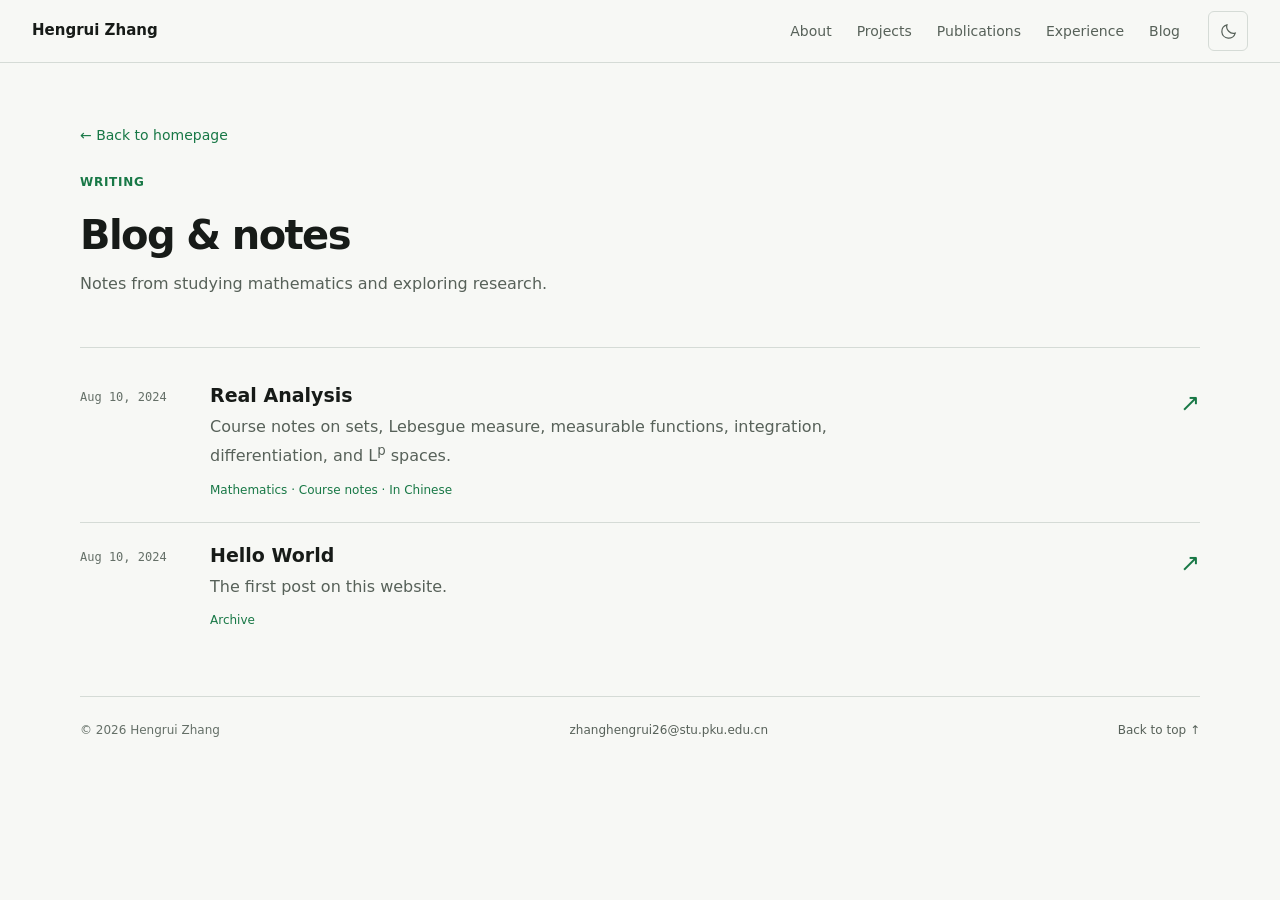
<file: blog/index.html>
<!doctype html>
<html lang="en" data-theme="light">
<head>
<meta charset="utf-8">
<meta name="viewport" content="width=device-width, initial-scale=1">
<title>Blog &amp; notes · Hengrui Zhang</title>
<meta name="description" content="Mathematical notes and writing by Hengrui Zhang.">
<meta name="theme-color" content="#f7f8f5">
<meta property="og:type" content="website">
<meta property="og:title" content="Blog &amp; notes · Hengrui Zhang">
<meta property="og:description" content="Mathematical notes and writing by Hengrui Zhang.">
<meta property="og:url" content="https://zhr.xyz/blog/">
<meta name="twitter:card" content="summary">
<link rel="canonical" href="https://zhr.xyz/blog/">
<link rel="icon" href="/assets/favicon.svg?v=r1" type="image/svg+xml">
<script src="/assets/theme.js?v=light-default-20261104">
</script>
<link rel="stylesheet" href="/assets/site.css?v=accepted1">
<script src="/assets/site.js?v=light-default-20261104" defer>
</script>
</head>
<body id="top">
<a class="skip-link" href="#main">Skip to content</a>
<header class="topbar">
<div class="topbar-inner">
<a class="brand" href="/" aria-label="Hengrui Zhang — home">Hengrui Zhang</a>
<nav class="main-nav" aria-label="Main navigation">
<a href="/#about">About</a>
<a href="/#projects">Projects</a>
<a href="/#publications">Publications</a>
<a href="/#experience">Experience</a>
<a href="/#blog">Blog</a>
</nav>
<button class="theme-toggle" type="button" aria-label="Switch to light theme" title="Switch theme" hidden>
<svg class="sun" viewBox="0 0 24 24" fill="none" stroke="currentColor" stroke-width="1.6" aria-hidden="true">
<circle cx="12" cy="12" r="4"/>
<path d="M12 2v2m0 16v2M2 12h2m16 0h2M5 5l1.5 1.5m11 11L19 19M5 19l1.5-1.5m11-11L19 5"/>
</svg>
<svg class="moon" viewBox="0 0 24 24" fill="none" stroke="currentColor" stroke-width="1.6" aria-hidden="true">
<path d="M20.5 14A8.6 8.6 0 0 1 10 3.5 8.6 8.6 0 1 0 20.5 14Z"/>
</svg>
</button>
</div>
</header>
<main id="main" class="content-width">
<div class="page-intro">
<a class="back-link" href="/">← Back to homepage</a>
<p class="eyebrow">Writing</p>
<h1>Blog &amp; notes</h1>
<p class="muted">Notes from studying mathematics and exploring research.</p>
</div>
<section class="section" aria-label="Posts">
<a class="blog-row" href="/2024/08/10/real_analysis/">
<time datetime="2024-08-10">Aug 10, 2024</time>
<div>
<h3>Real Analysis</h3>
<p>Course notes on sets, Lebesgue measure, measurable functions, integration, differentiation, and L<sup>p</sup> spaces.</p>
<span class="blog-category">Mathematics · Course notes · In Chinese</span>
</div>
<span class="blog-arrow" aria-hidden="true">↗</span>
</a>
<a class="blog-row" href="/2024/08/10/hello_world/">
<time datetime="2024-08-10">Aug 10, 2024</time>
<div>
<h3>Hello World</h3>
<p>The first post on this website.</p>
<span class="blog-category">Archive</span>
</div>
<span class="blog-arrow" aria-hidden="true">↗</span>
</a>
</section>
</main>
<footer class="footer content-width">
<span>© 2026 Hengrui Zhang</span>
<a href="mailto:zhanghengrui26@stu.pku.edu.cn">zhanghengrui26@stu.pku.edu.cn</a>
<a href="#top">Back to top ↑</a>
</footer>
</body>
</html>
</file>
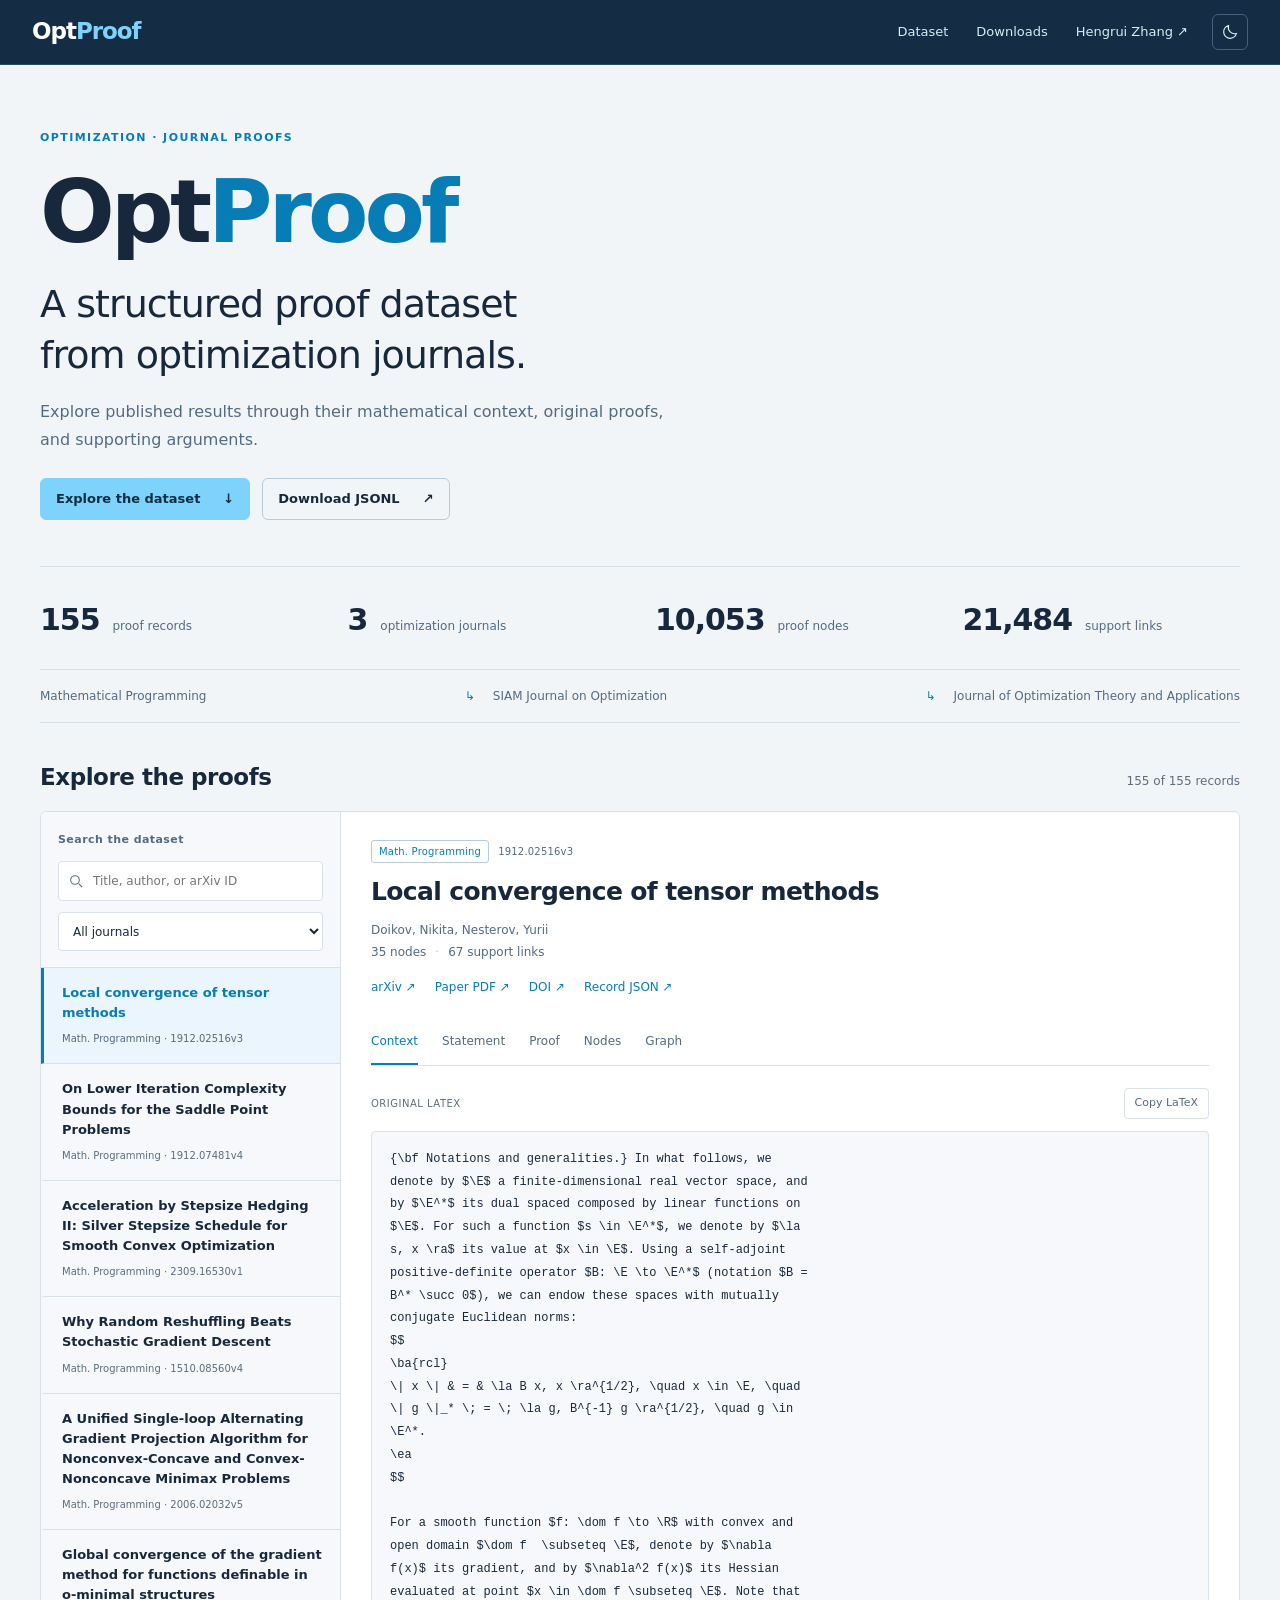
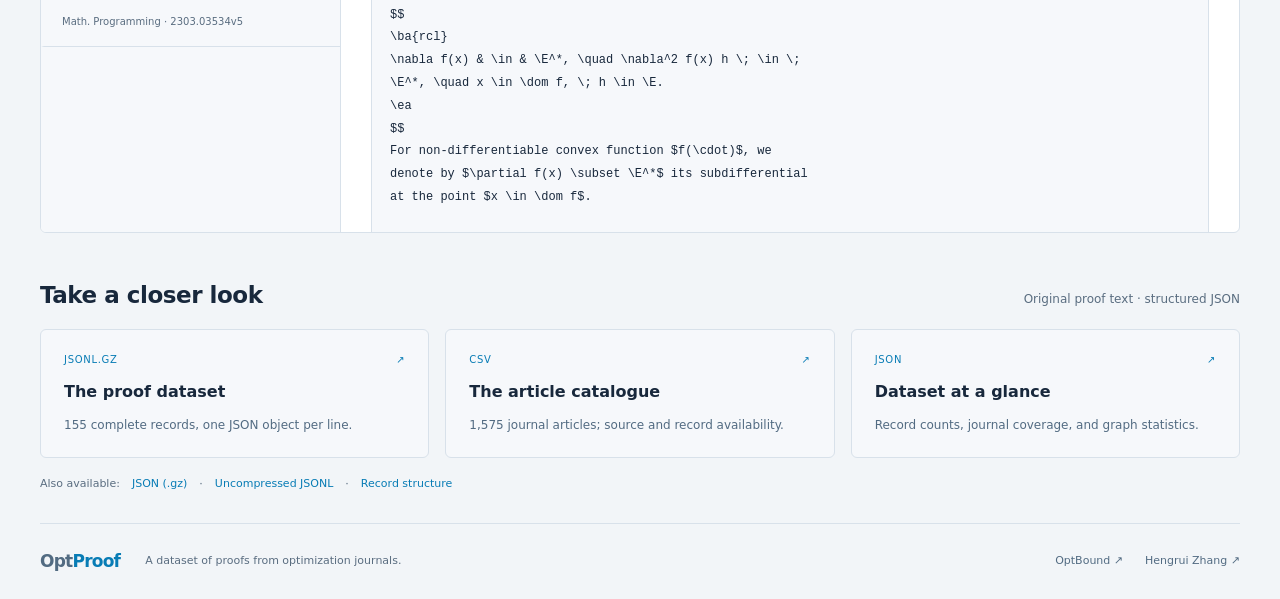
<file: optproof/index.html>
<!doctype html>
<html lang="en" data-theme="light">
<head>
  <meta charset="utf-8">
  <meta name="viewport" content="width=device-width,initial-scale=1">
  <title>OptProof · Proofs from Optimization Journals</title>
  <meta name="description" content="A structured proof dataset from Mathematical Programming, SIAM Journal on Optimization, and JOTA. Explore 155 complete proof records, their context, statements, nodes, and dependency graphs.">
  <meta name="theme-color" content="#142c44">
  <meta property="og:type" content="website">
  <meta property="og:title" content="OptProof · A Structured Proof Dataset from Optimization Journals">
  <meta property="og:description" content="155 proof records from three optimization journals, with original proof text, mathematical context, and interactive dependency graphs.">
  <meta property="og:url" content="https://zhr.xyz/optproof/">
  <meta name="twitter:card" content="summary">
  <link rel="canonical" href="https://zhr.xyz/optproof/">
  <link rel="icon" href="/assets/favicon.svg?v=r1" type="image/svg+xml">
  <script src="theme.js?v=light-default-20261104"></script>
  <link rel="stylesheet" href="style.css?v=2">
  <script src="graph.js?v=2" defer></script>
  <script src="app.js?v=2" defer></script>
</head>
<body>
  <a class="skip-link" href="#dataset">Skip to dataset</a>
  <header class="topbar">
    <div class="topbar-inner">
      <a class="brand wordmark" href="./?v=light-default-20261104" aria-label="OptProof home"><span>Opt</span><span class="accent">Proof</span></a>
      <nav class="main-nav" aria-label="Main navigation">
        <a href="#dataset">Dataset</a>
        <a href="#downloads">Downloads</a>
        <a href="/?v=light-default-20261104">Hengrui Zhang <span aria-hidden="true">↗</span></a>
      </nav>
      <button id="theme-toggle" class="theme-toggle" type="button" aria-label="Switch to light theme" title="Switch theme" hidden>
        <svg class="sun" viewBox="0 0 24 24" fill="none" stroke="currentColor" stroke-width="1.6" aria-hidden="true"><circle cx="12" cy="12" r="4"/><path d="M12 2v2m0 16v2M2 12h2m16 0h2M5 5l1.5 1.5m11 11L19 19M5 19l1.5-1.5m11-11L19 5"/></svg>
        <svg class="moon" viewBox="0 0 24 24" fill="none" stroke="currentColor" stroke-width="1.6" aria-hidden="true"><path d="M20.5 14A8.6 8.6 0 0 1 10 3.5 8.6 8.6 0 1 0 20.5 14Z"/></svg>
      </button>
    </div>
  </header>
  <main id="main" class="content-width">
    <section class="hero" aria-labelledby="project-title">
      <p class="eyebrow">OPTIMIZATION · JOURNAL PROOFS</p>
      <h1 id="project-title" class="wordmark"><span>Opt</span><span class="accent">Proof</span></h1>
      <p class="hero-deck">A structured proof dataset<br class="desktop-break"> from optimization journals.</p>
      <p class="hero-description">Explore published results through their mathematical context, original proofs, and supporting arguments.</p>
      <div class="hero-actions">
        <a class="button primary" href="#dataset">Explore the dataset <span aria-hidden="true">↓</span></a>
        <a class="button" href="downloads/optproof.jsonl.gz" download>Download JSONL <span aria-hidden="true">↗</span></a>
      </div>
      <div class="dataset-stats" aria-label="Dataset statistics">
        <div><strong id="stat-records">155</strong><span>proof records</span></div>
        <div><strong id="stat-journals">3</strong><span>optimization journals</span></div>
        <div><strong id="stat-nodes">10,053</strong><span>proof nodes</span></div>
        <div><strong id="stat-edges">21,484</strong><span>support links</span></div>
      </div>
      <div class="journal-strip" aria-label="Source journals">
        <span>Mathematical Programming</span><span>SIAM Journal on Optimization</span><span>Journal of Optimization Theory and Applications</span>
      </div>
    </section>
    <section id="dataset" class="dataset-section" aria-labelledby="dataset-title">
      <div class="section-heading"><h2 id="dataset-title">Explore the proofs</h2><span class="section-meta" id="catalog-status" aria-live="polite">Loading the catalogue…</span></div>
      <div class="workspace">
        <aside class="sidebar" aria-label="Proof catalogue">
          <div class="filters">
            <label class="search-label" for="search">Search the dataset</label>
            <div class="search-field"><svg viewBox="0 0 24 24" fill="none" stroke="currentColor" stroke-width="1.6" aria-hidden="true"><circle cx="10.5" cy="10.5" r="6.5"/><path d="m16 16 5 5"/></svg><input id="search" type="search" placeholder="Title, author, or arXiv ID" autocomplete="off"></div>
            <select id="journal" aria-label="Filter by journal"><option value="">All journals</option></select>
          </div>
          <div id="papers" class="paperlist" aria-label="Proof records"><p class="empty">Loading proof records…</p></div>
        </aside>
        <article id="detail" class="content" aria-live="polite" aria-busy="true"><div class="loading-panel"><span class="loading-dot"></span><p>Opening the first proof…</p></div></article>
      </div>
      <noscript><p class="noscript-message">Enable JavaScript to explore individual records, or use the dataset downloads below.</p></noscript>
    </section>
    <section id="downloads" class="downloads-section" aria-labelledby="downloads-title">
      <div class="section-heading"><h2 id="downloads-title">Take a closer look</h2><span class="section-meta">Original proof text · structured JSON</span></div>
      <div class="download-grid">
        <a class="download-card" href="downloads/optproof.jsonl.gz" download><span class="download-format">JSONL.GZ <span aria-hidden="true">↗</span></span><strong>The proof dataset</strong><span>155 complete records, one JSON object per line.</span></a>
        <a class="download-card" href="downloads/source_catalog.csv" download><span class="download-format">CSV <span aria-hidden="true">↗</span></span><strong>The article catalogue</strong><span>1,575 journal articles; source and record availability.</span></a>
        <a class="download-card" href="downloads/summary.json" download><span class="download-format">JSON <span aria-hidden="true">↗</span></span><strong>Dataset at a glance</strong><span>Record counts, journal coverage, and graph statistics.</span></a>
      </div>
      <p class="download-alternatives">Also available: <a href="downloads/optproof.json.gz" download>JSON (.gz)</a><span>·</span><a href="downloads/optproof.jsonl" download>Uncompressed JSONL</a><span>·</span><a href="downloads/README.md" download>Record structure</a></p>
    </section>
  </main>
  <footer class="footer content-width"><a class="wordmark" href="./?v=light-default-20261104"><span>Opt</span><span class="accent">Proof</span></a><span>A dataset of proofs from optimization journals.</span><div><a href="https://optbound.reaslab.io/?v=light-default-20261104">OptBound ↗</a><a href="/?v=light-default-20261104">Hengrui Zhang ↗</a></div></footer>
</body>
</html>
</file>
<file: assets/site.css>
:root{color-scheme:dark;--bg:#161817;--bg-alt:#1b1e1c;--surface:#202421;--text:#f2f4f1;--muted:#adb7b0;--faint:#929c95;--line:#343a36;--line-strong:#49514b;--accent:#78d39d;--accent-strong:#a0e6bb;--button-text:#102318;--radius:6px;font-family:Inter,ui-sans-serif,system-ui,-apple-system,BlinkMacSystemFont,"Segoe UI","PingFang SC","Microsoft YaHei",sans-serif;font-synthesis:none}
:root[data-theme="light"]{color-scheme:light;--bg:#f7f8f5;--bg-alt:#eef1ed;--surface:#fff;--text:#171b18;--muted:#576159;--faint:#657068;--line:#d5dbd6;--line-strong:#b9c2bb;--accent:#187846;--accent-strong:#0f5f36;--button-text:#fff}
*{box-sizing:border-box}html{scroll-behavior:smooth;scroll-padding-top:96px}body{margin:0;background:var(--bg);color:var(--text);font-size:16px;line-height:1.7}a{color:var(--accent);text-decoration:none;text-underline-offset:4px}a:hover{color:var(--accent-strong)}button{font:inherit}a,button{-webkit-tap-highlight-color:transparent}a:focus-visible,button:focus-visible,summary:focus-visible{outline:2px solid var(--accent);outline-offset:5px;border-radius:3px}[hidden]{display:none!important}::selection{background:var(--accent);color:var(--button-text)}h1,h2,h3,h4{margin-top:0;line-height:1.3}p{margin:0 0 15px}svg{display:block}.content-width{width:min(100% - 64px,1120px);margin-inline:auto}.muted{color:var(--muted)}.skip-link{position:fixed;top:8px;left:16px;z-index:200;padding:10px 18px;background:var(--accent);color:var(--button-text);transform:translateY(-150%)}.skip-link:focus{transform:translateY(0)}
.topbar{position:sticky;top:0;z-index:100;border-bottom:1px solid var(--line);background:var(--bg)}.topbar-inner{min-height:62px;max-width:1440px;margin:auto;padding:0 32px;display:flex;align-items:center;gap:28px}.brand{display:inline-flex;align-items:baseline;gap:7px;white-space:nowrap;color:var(--text);font-weight:720;font-size:15px}.main-nav{display:flex;align-items:center;justify-content:center;gap:25px;margin-left:auto}.main-nav a{font-size:14px;color:var(--muted);line-height:44px}.main-nav a:hover,.main-nav a[aria-current="location"]{color:var(--accent)}.theme-toggle{display:grid;place-items:center;width:40px;height:40px;flex:0 0 40px;border:1px solid var(--line);border-radius:var(--radius);color:var(--muted);background:transparent;cursor:pointer}.theme-toggle:hover{background:var(--surface);color:var(--text)}.theme-toggle svg{width:19px;height:19px}.moon{display:none}:root[data-theme="light"] .sun{display:none}:root[data-theme="light"] .moon{display:block}
.about-section{display:grid;grid-template-columns:minmax(0,1fr) 258px;gap:74px;padding:72px 0 56px}.eyebrow{color:var(--accent);font-size:12px;font-weight:650;letter-spacing:.06em;text-transform:uppercase;margin:0 0 17px}h1{font-size:clamp(36px,4.1vw,52px);font-weight:750;letter-spacing:-.04em;margin:0 0 9px}h1 span{display:inline-block;margin-left:8px;vertical-align:middle;color:var(--muted);font-size:24px;font-weight:420;letter-spacing:.03em}.position{color:var(--muted);font-size:19px;margin:0 0 24px}.bio p{color:var(--muted);max-width:710px;line-height:1.8;margin-bottom:16px}.bio a{color:var(--text);text-decoration:underline;text-decoration-color:var(--line-strong)}.bio a:hover{color:var(--accent);text-decoration-color:var(--accent)}.profile-links{display:flex;align-items:center;gap:13px;flex-wrap:wrap;margin-top:27px}.button{display:inline-flex;align-items:center;justify-content:center;gap:16px;border:1px solid var(--line-strong);border-radius:var(--radius);padding:8px 15px;min-height:42px;color:var(--text);font-size:14px;font-weight:600;white-space:nowrap}.button:hover{background:var(--surface);color:var(--text);border-color:var(--accent)}.button.primary{background:var(--accent);color:var(--button-text);border-color:var(--accent)}.button.primary:hover{background:var(--accent-strong);border-color:var(--accent-strong)}.text-link{display:inline-flex;gap:9px;align-items:center;font-size:14px;font-weight:560;min-height:40px}.profile-aside{padding-left:29px;border-left:1px solid var(--line);align-self:center}.avatar{width:116px;height:116px;display:block;object-fit:cover;border-radius:var(--radius);border:1px solid var(--line-strong);margin-bottom:22px}.aside-label{font-weight:650;font-size:14px;margin-bottom:9px}.interest-list{list-style:none;padding:0;margin:0;color:var(--muted);font-size:14px}.interest-list li{margin:7px 0;line-height:1.65}.location{font-size:13px;color:var(--faint);margin:20px 0 0}
.section{border-top:1px solid var(--line);padding:35px 0 44px}.section-heading{display:flex;align-items:baseline;justify-content:space-between;gap:20px;margin-bottom:23px}.section-heading h2{font-size:24px;font-weight:690;letter-spacing:-.02em;margin:0}.section-meta{color:var(--faint);font-size:12px;font-family:ui-monospace,SFMono-Regular,Menlo,monospace}.featured-project{display:grid;grid-template-columns:minmax(0,1fr) 315px;border:1px solid var(--line);border-radius:var(--radius);background:var(--bg-alt);overflow:hidden}.project-description{padding:30px 34px}.project-description .eyebrow{margin-bottom:12px}.project-description h3{font-size:39px;font-weight:760;letter-spacing:-.04em;margin-bottom:10px}.project-description h3 a{color:var(--text)}.project-description h3 span{color:var(--accent)}.project-arrow{font-size:26px;margin-left:5px;font-weight:450}.project-deck{font-size:18px;line-height:1.5}.project-description>.muted{font-size:15px;margin-bottom:17px}.project-role{font-size:13px;color:var(--muted);line-height:1.7;border-left:2px solid var(--line-strong);padding-left:12px}.project-role strong{color:var(--text);display:block;font-weight:550}.project-links{display:flex;align-items:center;flex-wrap:wrap;gap:19px;margin-top:20px}.project-index{border-left:1px solid var(--line);padding:25px 24px;display:flex;flex-direction:column;font-size:14px;background:var(--surface)}.index-heading{display:flex;align-items:center;justify-content:space-between;gap:15px;color:var(--text);font-weight:680;padding-bottom:17px;border-bottom:1px solid var(--line)}.live-label{font-size:12px;font-weight:450;color:var(--faint)}.index-group{padding-top:19px}.index-label{display:block;font-size:12px;color:var(--accent);margin-bottom:8px}.index-group a{margin:0;display:flex;justify-content:space-between;padding:4px 0;color:var(--muted)}.index-group a span{color:var(--faint)}.index-group a:hover{color:var(--accent)}.index-footer{border-top:1px solid var(--line);margin-top:auto;padding-top:15px;display:flex;gap:12px;font-family:ui-monospace,SFMono-Regular,Menlo,monospace;font-size:12px;color:var(--muted)}.index-separator{color:var(--faint)}
.publication{display:grid;grid-template-columns:105px minmax(0,1fr);gap:25px;padding:25px 0;border-top:1px solid var(--line)}.publication:first-of-type{border-top:0;padding-top:0}.paper-meta{display:flex;flex-direction:column;align-items:flex-start;gap:9px;padding-top:2px}.paper-year{color:var(--muted);font-family:ui-monospace,SFMono-Regular,Menlo,monospace;font-size:14px}.badge{font-size:12px;padding:2px 8px;border:1px solid var(--line-strong);border-radius:4px;color:var(--muted);white-space:nowrap}.badge.accepted{color:var(--accent);border-color:var(--accent)}.publication h3{font-size:18px;font-weight:640;margin:0 0 8px;line-height:1.5}.publication h3 a{color:var(--text)}.publication h3 a:hover{color:var(--accent)}.authors{font-size:14px;color:var(--muted);line-height:1.8;margin-bottom:8px}.authors strong{color:var(--text);font-weight:620;text-decoration:underline;text-decoration-color:var(--faint);text-underline-offset:3px}.authors sup{font-size:10px}.paper-summary{color:var(--muted);font-size:14px;margin:9px 0 10px}.paper-links{display:flex;gap:17px;flex-wrap:wrap}.paper-links a{font-size:13px;font-weight:550;padding:3px 0}.contribution-note{font-size:12px;color:var(--faint);margin:0}.two-column{display:grid;grid-template-columns:1fr 1fr;gap:70px}.two-column h3{font-size:17px;font-weight:650;margin:8px 0 22px}.timeline-item{margin:0 0 23px;padding-left:17px;border-left:1px solid var(--line-strong)}.timeline-date{font-size:12px;color:var(--faint);font-family:ui-monospace,SFMono-Regular,Menlo,monospace;display:block;margin-bottom:4px}.timeline-item h4{font-size:15px;font-weight:630;margin:0 0 3px}.timeline-item p{font-size:14px;line-height:1.75;color:var(--muted);margin:0}.cv-links{display:flex;gap:21px;flex-wrap:wrap;margin-top:22px}.honor-list{list-style:none;padding:0;margin:0}.honor-list li{display:grid;grid-template-columns:110px minmax(0,1fr);gap:20px;padding:12px 0;border-top:1px solid var(--line);font-size:14px}.honor-list li:first-child{border-top:0}.honor-list time{color:var(--faint);font-size:13px}.honor-list strong{font-weight:580}.blog-row{display:grid;grid-template-columns:105px minmax(0,1fr) auto;gap:25px;padding:20px 0;border-top:1px solid var(--line);align-items:start;color:var(--text)}.blog-row:first-of-type{border-top:0;padding-top:0}.blog-row time{font-family:ui-monospace,SFMono-Regular,Menlo,monospace;font-size:12px;color:var(--faint);padding-top:4px}.blog-row h3{font-size:19px;margin:0 0 5px;font-weight:620}.blog-row p{font-size:14px;color:var(--muted);margin:0;max-width:680px}.blog-arrow{font-size:24px;color:var(--accent)}.blog-row:hover h3{color:var(--accent)}.blog-category{display:inline-block;color:var(--accent);font-size:12px;margin-top:10px}.footer{border-top:1px solid var(--line);padding-block:23px;display:flex;align-items:center;gap:24px;justify-content:space-between;font-size:12px;color:var(--faint)}.footer a{color:var(--muted)}
.page-intro{padding:58px 0 35px}.page-intro h1{font-size:40px}.page-intro .muted{max-width:670px}.back-link{display:inline-block;font-size:14px;margin-bottom:24px}.article-layout{display:grid;grid-template-columns:210px minmax(0,1fr);gap:55px;align-items:start;padding-bottom:55px}.article-toc{position:sticky;top:96px;border-left:1px solid var(--line);padding-left:20px;font-size:14px}.article-toc p{font-weight:600}.article-toc a{display:block;color:var(--muted);padding:6px 0}.article-toc a:hover{color:var(--accent)}.post-body{min-width:0;line-height:1.95;overflow-wrap:anywhere}.post-body h1{font-size:27px;letter-spacing:0;margin:34px 0 18px;padding-top:20px;border-top:1px solid var(--line)}.post-body h1:first-child{margin-top:0}.post-body h2{font-size:21px;margin-top:32px;line-height:1.6}.post-body p{margin:16px 0}.post-body mjx-container[display="true"]{overflow-x:auto;overflow-y:hidden;max-width:100%;padding-block:7px}.post-body mjx-container svg{display:inline-block;max-width:none}.post-body .math.inline{display:inline}.post-body .math.display{display:block;max-width:100%;overflow-x:auto}.post-body table{display:block;max-width:100%;overflow-x:auto}.post-body blockquote{border-left:2px solid var(--accent);padding-left:18px;margin-left:0;color:var(--muted)}
@media(min-width:1450px){.about-section{padding-top:84px;padding-bottom:66px}}
@media(max-width:1000px){.about-section{gap:38px;grid-template-columns:minmax(0,1fr) 225px}.topbar-inner{gap:20px}.main-nav{gap:17px}.brand{font-size:14px}.featured-project{grid-template-columns:minmax(0,1fr) 280px}.project-description{padding:27px}.two-column{gap:40px}h1 span{display:block;margin:8px 0 0;font-size:22px}}
@media(max-width:720px){html{scroll-padding-top:116px}.content-width{width:calc(100% - 36px)}.topbar-inner{padding:9px 18px 0;gap:8px;min-height:100px;flex-wrap:wrap;justify-content:space-between}.brand{font-size:14px}.theme-toggle{width:34px;height:34px;flex-basis:34px}.main-nav{order:3;width:100%;margin:0;justify-content:space-between;gap:12px;overflow-x:auto}.main-nav a{font-size:13px;line-height:43px;white-space:nowrap}.about-section{padding:37px 0 34px;grid-template-columns:1fr;gap:28px}.eyebrow{font-size:12px;letter-spacing:.02em}.position{font-size:17px;margin-bottom:19px}h1{font-size:38px}h1 span{display:inline-block;font-size:21px;margin:0 0 0 4px}.bio p{font-size:16px}.profile-aside{padding:21px 0 0;border-left:0;border-top:1px solid var(--line);display:grid;grid-template-columns:76px minmax(0,1fr);column-gap:20px;align-items:start}.avatar{grid-row:1/4;width:76px;height:76px;margin:0}.aside-label{margin:0 0 5px}.interest-list{font-size:14px}.interest-list li{margin:3px 0}.location{grid-column:2;margin:10px 0 0}.profile-links{gap:10px;margin-top:23px}.profile-links .button{padding:8px 12px;font-size:14px;gap:10px}.profile-links .text-link{font-size:14px}.section{padding:27px 0 31px}.section-heading{margin-bottom:20px;gap:12px;flex-wrap:wrap}.section-heading h2{font-size:22px}.section-meta{font-size:12px}.featured-project{grid-template-columns:1fr}.project-description{padding:23px}.project-description h3{font-size:36px}.project-deck{font-size:18px}.project-index{border-left:0;border-top:1px solid var(--line);padding:20px 23px;display:grid;grid-template-columns:1fr 1fr;gap:0 15px}.index-heading{grid-column:1/-1}.index-group{padding-top:13px}.index-footer{grid-column:1/-1;margin-top:18px}.index-label{font-size:12px}.publication{grid-template-columns:1fr;gap:9px;padding:21px 0}.paper-meta{flex-direction:row;align-items:center;gap:11px}.paper-year{font-size:12px}.publication h3{font-size:17px}.two-column{grid-template-columns:1fr;gap:15px}.honor-list li{grid-template-columns:80px minmax(0,1fr);gap:12px}.blog-row{grid-template-columns:minmax(0,1fr) 25px;gap:7px 12px}.blog-row time{grid-column:1/-1}.footer{flex-wrap:wrap;gap:8px 20px;padding-block:20px}.footer>a:last-child{margin-left:auto}.footer>a:nth-child(2){overflow-wrap:anywhere}.page-intro{padding:36px 0 22px}.page-intro h1{font-size:33px}.article-layout{grid-template-columns:1fr;gap:26px}.article-toc{position:static;display:flex;flex-wrap:wrap;gap:2px 17px}.article-toc p{width:100%;margin-bottom:5px}.article-toc a{font-size:14px}.post-body h1{font-size:25px}.post-body h2{font-size:20px}}
@media(max-width:380px){h1{font-size:33px}h1 span{font-size:19px}.main-nav{gap:11px}.main-nav a{font-size:12px}.project-description{padding:20px}.project-index{padding:18px}.index-footer{gap:8px}}
@media(prefers-reduced-motion:reduce){html{scroll-behavior:auto}}
@media print{.topbar,.skip-link,.theme-toggle,.article-toc,.footer>a:last-child{display:none}.content-width{width:100%}body{background:white;color:black;font-size:11pt}.about-section{padding:0 0 20px;gap:30px}.section{padding:18px 0}.featured-project,.publication{break-inside:avoid}.article-layout{display:block}:root{--bg:#fff;--bg-alt:#fff;--surface:#fff;--text:#111;--muted:#444;--faint:#555;--line:#ddd;--line-strong:#ccc;--accent:#176b3f;--accent-strong:#176b3f}.button.primary{background:none;color:#176b3f}}
/* Research status labels belong to the linked suite, not to the whole project. */
.index-group a .suite-status{font-family:ui-monospace,SFMono-Regular,Menlo,monospace;font-size:12px;color:var(--faint)}.index-group a .available{color:var(--accent)}
.project-description>.muted,.paper-summary,.blog-row p{font-size:16px}
.post-body .math.inline mjx-container{max-width:100%;overflow-x:auto;overflow-y:hidden;vertical-align:middle}
.optbound-wordmark{white-space:nowrap}.optbound-wordmark .wordmark-opt{color:var(--text)}.optbound-wordmark .wordmark-bound{color:var(--accent)}
</file>
<file: optproof/style.css>
:root{color-scheme:light;--bg:#f2f5f8;--bg-alt:#f6f8fb;--surface:#fff;--text:#18283c;--muted:#526b82;--faint:#5a6d80;--line:#d8e1ea;--line-strong:#b6cbdc;--accent:#087cb5;--accent-strong:#075985;--button-bg:#7dd3fc;--button-hover:#a5e1ff;--button-text:#102e40;--header-bg:#142c44;--selection-bg:#eaf5fd;--selection-text:#fff;--radius:6px;font-family:Inter,ui-sans-serif,system-ui,-apple-system,BlinkMacSystemFont,"Segoe UI","PingFang SC","Microsoft YaHei",sans-serif;font-synthesis:none}
:root[data-theme=dark]{color-scheme:dark;--bg:#101b2a;--bg-alt:#15243a;--surface:#1b2d44;--text:#edf5fc;--muted:#b1c4d5;--faint:#a0b7cb;--line:#31475e;--line-strong:#47627d;--accent:#7dd3fc;--accent-strong:#bae6fd;--button-bg:#7dd3fc;--button-hover:#bae6fd;--button-text:#102e40;--header-bg:#101d2d;--selection-bg:#1c3b56;--selection-text:#102e40}
*{box-sizing:border-box}html{scroll-behavior:smooth;scroll-padding-top:88px}body{margin:0;background:var(--bg);color:var(--text);font-size:15px;line-height:1.7}a{color:var(--accent);text-decoration:none;text-underline-offset:4px}a:hover{color:var(--accent-strong)}button,input,select{font:inherit}button,a{-webkit-tap-highlight-color:transparent}button{cursor:pointer}button:disabled{cursor:wait}a:focus-visible,button:focus-visible,input:focus-visible,select:focus-visible{outline:2px solid var(--accent);outline-offset:4px}h1,h2,h3,h4,p{margin-top:0}h1,h2,h3,h4{line-height:1.3}svg{display:block}[hidden]{display:none!important}::selection{background:var(--accent);color:var(--button-text)}.accent{color:var(--accent)}.wordmark{white-space:nowrap;letter-spacing:-.045em;color:var(--text);font-weight:740}.content-width{width:min(100% - 80px,1360px);margin-inline:auto}.skip-link{position:fixed;top:8px;left:16px;z-index:200;padding:9px 16px;background:var(--accent);color:var(--button-text);transform:translateY(-160%)}.skip-link:focus{transform:none}
.topbar{position:sticky;top:0;z-index:50;background:var(--bg);border-bottom:1px solid var(--line)}.topbar-inner{display:flex;align-items:center;gap:24px;min-height:64px;width:min(100% - 64px,1440px);margin:auto}.brand{font-size:23px}.main-nav{margin-left:auto;display:flex;gap:28px;align-items:center}.main-nav a{font-size:13px;color:var(--muted)}.main-nav a:hover{color:var(--accent)}.theme-toggle{border:1px solid var(--line);border-radius:var(--radius);width:36px;height:36px;display:grid;place-items:center;background:none;color:var(--muted)}.theme-toggle svg{width:18px;height:18px}.moon{display:none}:root[data-theme=light] .sun{display:none}:root[data-theme=light] .moon{display:block}
.hero{padding:64px 0 0}.eyebrow{font-size:11px;letter-spacing:.13em;font-weight:650;color:var(--accent);margin:0 0 16px}.hero h1{font-size:clamp(58px,7vw,88px);line-height:1.08;margin:0 0 20px}.hero-deck{font-size:clamp(25px,3vw,38px);line-height:1.35;letter-spacing:-.025em;font-weight:520;margin-bottom:17px}.hero-description{font-size:16px;color:var(--muted);max-width:650px;margin-bottom:25px}.hero-actions{display:flex;flex-wrap:wrap;gap:12px}.button{display:inline-flex;justify-content:center;align-items:center;gap:23px;padding:9px 15px;min-height:42px;font-size:13px;font-weight:600;border:1px solid var(--line-strong);border-radius:var(--radius);color:var(--text);background:transparent}.button:hover{border-color:var(--accent);color:var(--text);background:var(--surface)}.button.primary{background:var(--accent);border-color:var(--accent);color:var(--button-text)}.button.primary:hover{background:var(--accent-strong)}.dataset-stats{display:grid;grid-template-columns:repeat(4,1fr);gap:30px;border-top:1px solid var(--line);padding:27px 0 24px;margin-top:46px}.dataset-stats>div{display:flex;align-items:baseline;gap:13px}.dataset-stats strong{font-size:30px;letter-spacing:-.035em;font-weight:650;font-variant-numeric:tabular-nums}.dataset-stats span{font-size:12px;line-height:1.4;color:var(--muted)}.journal-strip{border-block:1px solid var(--line);padding:16px 0;display:flex;align-items:center;justify-content:space-between;gap:18px;color:var(--muted);font-size:12px}.journal-strip span+span:before{content:'↳';margin-right:18px;color:var(--accent)}
.dataset-section{padding-top:40px}.section-heading{display:flex;align-items:baseline;justify-content:space-between;gap:16px;margin-bottom:18px}.section-heading h2{font-size:23px;letter-spacing:-.02em;font-weight:650;margin:0}.section-meta{font-size:12px;color:var(--faint)}.workspace{display:grid;grid-template-columns:300px minmax(0,1fr);border:1px solid var(--line);border-radius:var(--radius);background:var(--surface);overflow:hidden;min-height:740px}.sidebar{min-width:0;background:var(--bg-alt);border-right:1px solid var(--line)}.filters{padding:19px 17px 16px;border-bottom:1px solid var(--line);display:grid;gap:11px}.search-label{font-size:11px;font-weight:650;letter-spacing:.04em;color:var(--muted)}.search-field{position:relative}.search-field svg{position:absolute;left:10px;top:12px;width:16px;height:16px;color:var(--faint);pointer-events:none}.filters input,.filters select{width:100%;min-width:0;color:var(--text);background:var(--surface);border:1px solid var(--line);border-radius:4px;padding:9px 10px;font-size:12px;min-height:39px}.filters input{padding-left:34px}.filters select{padding-right:21px}.paperlist{height:960px;max-height:calc(100vh - 210px);min-height:480px;overflow:auto;scrollbar-width:thin;scrollbar-color:var(--line-strong) transparent}.paper{display:block;text-align:left;width:100%;padding:15px 18px 16px;border:0;border-bottom:1px solid var(--line);border-left:3px solid transparent;background:transparent;color:var(--text)}.paper strong{display:block;font-weight:550;font-size:13px;line-height:1.55}.paper small{display:block;font-size:10px;line-height:1.7;color:var(--faint);margin-top:7px}.paper:hover{background:var(--surface)}.paper.selected{background:var(--surface);border-left-color:var(--accent)}.paper.selected strong{color:var(--accent)}.paper.selected small{color:var(--muted)}.content{padding:28px 30px;min-width:0;overflow:hidden}.record-kicker{display:flex;flex-wrap:wrap;gap:9px;align-items:center;font-size:10px;letter-spacing:.02em;color:var(--muted);margin-bottom:11px}.journal-badge{border:1px solid var(--line-strong);padding:2px 7px;border-radius:3px;color:var(--accent)}.content h2{font-size:25px;letter-spacing:-.025em;line-height:1.4;font-weight:650;margin:0 0 11px}.meta{font-size:12px;color:var(--muted);line-height:1.8}.record-links{display:flex;gap:19px;flex-wrap:wrap;margin:14px 0 20px;font-size:12px}.record-links a{display:inline-flex;align-items:center;gap:5px}.tabs{display:flex;border-bottom:1px solid var(--line);gap:24px;margin:24px 0 22px;overflow:auto;scrollbar-width:none}.tabs button{border:0;background:none;border-bottom:2px solid transparent;padding:9px 0 12px;color:var(--muted);font-size:12px;white-space:nowrap;min-height:43px}.tabs button:hover{color:var(--text)}.tabs button.active{color:var(--accent);border-bottom-color:var(--accent)}.source-toolbar{display:flex;align-items:center;justify-content:space-between;gap:10px;margin-bottom:12px;color:var(--faint);font-size:10px;letter-spacing:.05em}.copy-button{border:1px solid var(--line);border-radius:4px;background:transparent;color:var(--muted);font-size:11px;padding:5px 10px}.copy-button:hover{color:var(--accent);border-color:var(--accent)}pre{white-space:pre-wrap;overflow-wrap:anywhere;word-break:break-word;max-width:100%;margin:0;padding:16px 18px;border:1px solid var(--line);border-radius:4px;background:var(--bg-alt);color:var(--text);font:12px/1.9 ui-monospace,SFMono-Regular,Menlo,Consolas,monospace;tab-size:2}.unit{margin:0 0 14px}.empty{padding:26px 18px;font-size:13px;color:var(--muted)}.loading-panel{min-height:280px;display:flex;align-items:center;justify-content:center;gap:12px;color:var(--muted);font-size:13px}.loading-panel p{margin:0}.loading-dot{width:7px;height:7px;background:var(--accent);border-radius:50%;animation:pulse 1.2s ease-in-out infinite}.error-panel{padding:36px 8px;color:var(--muted)}.error-panel h2{font-size:20px}.error-panel .button{margin-top:9px}.noscript-message{color:var(--muted);padding:18px 0}.tabs button:focus-visible{outline-offset:-4px}.content .meta .count-separator{margin-inline:9px;color:var(--line-strong)}
.downloads-section{padding:48px 0 30px}.download-grid{display:grid;grid-template-columns:repeat(3,minmax(0,1fr));gap:16px}.download-card{display:flex;flex-direction:column;gap:10px;padding:21px 23px;border:1px solid var(--line);border-radius:var(--radius);background:var(--bg-alt);color:var(--text)}.download-card:hover{border-color:var(--accent);color:var(--text)}.download-format{font-size:10px;letter-spacing:.07em;color:var(--accent);display:flex;justify-content:space-between}.download-card strong{font-size:16px;font-weight:550}.download-card>span:last-child{font-size:12px;color:var(--muted);line-height:1.7}.download-alternatives{display:flex;flex-wrap:wrap;gap:12px;font-size:11px;margin:17px 0 0;color:var(--faint)}.footer{border-top:1px solid var(--line);padding:23px 0;display:flex;align-items:center;gap:25px;color:var(--faint);font-size:11px}.footer .wordmark{font-size:17px}.footer>div{margin-left:auto;display:flex;gap:22px}.footer a{color:var(--muted)}.footer a:hover{color:var(--accent)}
.semantic-direction{font-size:11px;color:var(--muted);margin:0 0 13px}.semantic-controls{display:flex;gap:7px;flex-wrap:wrap;align-items:center;margin:0 0 12px}.semantic-controls select,.semantic-controls button{font:inherit;font-size:11px;background:var(--bg-alt);color:var(--text);border:1px solid var(--line-strong);border-radius:4px;padding:7px 9px;min-height:34px}.semantic-controls select{max-width:100%;width:auto}.semantic-controls button:hover,.semantic-controls button.active{border-color:var(--accent);color:var(--accent)}.semantic-type-legend{display:flex;gap:6px;flex-wrap:wrap;margin:10px 0}.semantic-type-pill{font-size:10px;padding:3px 7px;border:1px solid var(--type-stroke);background:var(--type-fill);color:#203c4d;border-radius:4px}.semantic-count,.semantic-focus-status{font-size:11px;line-height:1.7;color:var(--muted);margin:8px 0 12px}.semantic-focus-status:empty{display:none}.semantic-stage{height:640px;max-height:75vh;min-height:340px;border:1px solid var(--line-strong);border-radius:4px;background:#f8fbf8;overflow:auto}.semantic-stage svg{display:block;touch-action:none;user-select:none;cursor:grab}.semantic-stage svg:active{cursor:grabbing}.semantic-node{cursor:pointer;outline:none}.semantic-node:focus rect,.semantic-node:hover rect{stroke:#173044;stroke-width:3}.semantic-detail{min-width:0;margin-top:18px;padding:17px;border:1px solid var(--line);border-radius:4px;background:var(--bg-alt);overflow-wrap:anywhere}.semantic-detail h3{margin:0 0 16px;font-size:14px;line-height:1.6}.semantic-detail h4{margin:16px 0 8px;font-size:11px;color:var(--muted);font-weight:600}.semantic-detail pre{max-height:440px;overflow:auto;background:var(--surface)}.semantic-empty{color:var(--faint);font-size:12px}.semantic-node-link{border:0;background:none;color:var(--accent);text-align:left;font:inherit;font-size:12px;padding:0;text-decoration:underline;text-underline-offset:3px;overflow-wrap:anywhere}.semantic-node-browser{display:grid;grid-template-columns:225px minmax(0,1fr);gap:14px;align-items:start}.semantic-node-browser>.semantic-detail{margin-top:0;max-height:76vh;overflow:auto}.semantic-inventory{display:grid;grid-template-columns:1fr;gap:7px;max-height:76vh;overflow:auto;padding:2px 4px 4px 2px}.semantic-card{display:block;text-align:left;font:inherit;border:1px solid var(--type-stroke);border-left:3px solid var(--type-stroke);background:var(--type-fill);border-radius:4px;padding:9px 10px;min-width:0;line-height:1.6}.semantic-card small{display:block;color:#557082;font-size:10px}.semantic-card strong{display:block;color:#203c4d;font-size:12px;font-weight:550}.semantic-card:focus,.semantic-card:hover,.semantic-card.selected{outline:2px solid var(--accent);outline-offset:1px}.semantic-relations{margin:8px 0;padding-left:18px}.semantic-relations li{margin:6px 0}.semantic-composition{font-size:12px;color:var(--muted)}
@keyframes pulse{50%{opacity:.25}}@media(min-width:1500px){.hero{padding-top:76px}}@media(max-width:1100px){.content-width{width:calc(100% - 48px)}.workspace{grid-template-columns:260px minmax(0,1fr)}.content{padding:24px}.dataset-stats{gap:16px}.dataset-stats>div{align-items:flex-start;flex-direction:column;gap:0}.journal-strip{font-size:10px;gap:12px}.journal-strip span+span:before{margin-right:12px}.semantic-node-browser{grid-template-columns:185px minmax(0,1fr)}}
@media(max-width:800px){html{scroll-padding-top:80px}.content-width{width:calc(100% - 36px)}.topbar-inner{width:calc(100% - 36px);gap:14px;min-height:59px}.brand{font-size:21px}.main-nav{gap:17px}.main-nav a{font-size:11px}.theme-toggle{width:32px;height:32px;flex:0 0 32px}.hero{padding-top:39px}.hero h1{font-size:65px;margin-bottom:17px}.hero-deck{font-size:28px}.hero-description{font-size:14px;max-width:560px}.dataset-stats{margin-top:32px;gap:15px;padding:22px 0}.dataset-stats strong{font-size:27px}.dataset-stats span{font-size:10px}.journal-strip{flex-wrap:wrap;justify-content:flex-start;gap:8px 18px;padding-block:13px}.journal-strip span+span:before{display:none}.workspace{grid-template-columns:1fr;min-height:0}.sidebar{border-right:0;border-bottom:1px solid var(--line)}.filters{grid-template-columns:minmax(0,1fr) minmax(0,1fr);padding:15px;gap:9px}.search-label{grid-column:1/-1}.filters input,.filters select{font-size:12px}.paperlist{max-height:260px;min-height:0;height:260px}.paper{padding:12px 15px}.paper strong{font-size:12px}.paper small{margin-top:4px}.content{padding:22px 18px}.content h2{font-size:22px}.tabs{gap:22px}.semantic-node-browser{grid-template-columns:220px minmax(0,1fr)}.download-grid{gap:10px}.download-card{padding:17px}.download-card strong{font-size:14px}.section-heading h2{font-size:21px}.footer{flex-wrap:wrap;gap:10px 20px}.footer>div{gap:16px}.dataset-section{padding-top:30px}}
@media(max-width:560px){.topbar-inner{gap:10px}.main-nav{gap:14px}.main-nav a:last-child{display:none}.hero h1{font-size:58px}.hero-deck{font-size:25px}.desktop-break{display:none}.hero-description{font-size:14px}.hero-actions{gap:9px}.button{font-size:11px;padding:9px 12px;gap:14px}.dataset-stats{grid-template-columns:repeat(2,1fr);gap:19px 24px}.dataset-stats>div{flex-direction:row;align-items:baseline;gap:10px}.dataset-stats strong{font-size:26px}.dataset-stats span{font-size:10px}.journal-strip{font-size:10px;gap:6px 16px}.section-heading{flex-wrap:wrap;gap:6px}.section-meta{font-size:10px}.filters{grid-template-columns:1fr}.search-label{grid-column:auto}.paperlist{height:220px;max-height:220px}.content{padding:20px 15px}.content h2{font-size:20px}.tabs{gap:21px;margin-block:19px}.tabs button{font-size:11px}.record-links{gap:15px;font-size:11px}.meta{font-size:11px}pre{padding:12px;font-size:11px;line-height:1.9}.semantic-node-browser{grid-template-columns:1fr}.semantic-inventory{max-height:240px}.semantic-node-browser>.semantic-detail{max-height:none}.semantic-stage{height:520px;min-height:320px}.semantic-controls button,.semantic-controls select{font-size:10px;padding:6px 8px}.download-grid{grid-template-columns:1fr}.download-card{padding:19px}.download-card strong{font-size:16px}.download-alternatives{gap:7px 10px}.downloads-section{padding-top:34px}.footer{align-items:flex-start}.footer>span{flex-basis:calc(100% - 100px)}.footer>div{margin-left:0;flex-basis:100%}.semantic-detail{padding:13px}}
@media(prefers-reduced-motion:reduce){html{scroll-behavior:auto}.loading-dot{animation:none}}@media print{.topbar,.sidebar,.hero-actions,.downloads-section,.footer,.copy-button{display:none}.content-width{width:100%}.hero{padding:0}.hero h1{font-size:40px}.workspace{display:block;border:0}.content{padding:0}.dataset-stats{margin-top:15px}body{background:white;color:black}.semantic-detail pre,pre{color:black;background:white}}
.content{max-height:1020px;overflow-y:auto;scrollbar-width:thin;scrollbar-color:var(--line-strong) transparent}.tabs{position:sticky;top:-1px;z-index:4;background:var(--surface)}
@media(max-width:800px){.content{max-height:900px}}@media(max-width:560px){.content{max-height:780px}}@media print{.content{max-height:none;overflow:visible}.tabs{position:static}}
.topbar{background:var(--header-bg);border-bottom-color:#2c4a64}.brand{color:#fff}.brand .accent{color:#7dd3fc}.main-nav a{color:#d3edf1}.main-nav a:hover{color:#fff}.theme-toggle{border-color:#45617c;color:#d3edf1}.button.primary{background:var(--button-bg);border-color:var(--button-bg);color:var(--button-text)}.button.primary:hover{background:var(--button-hover);border-color:var(--button-hover)}.paper.selected{background:var(--selection-bg)}.semantic-stage{background:#fcfefe}::selection,.skip-link{color:var(--selection-text)}
</file>
